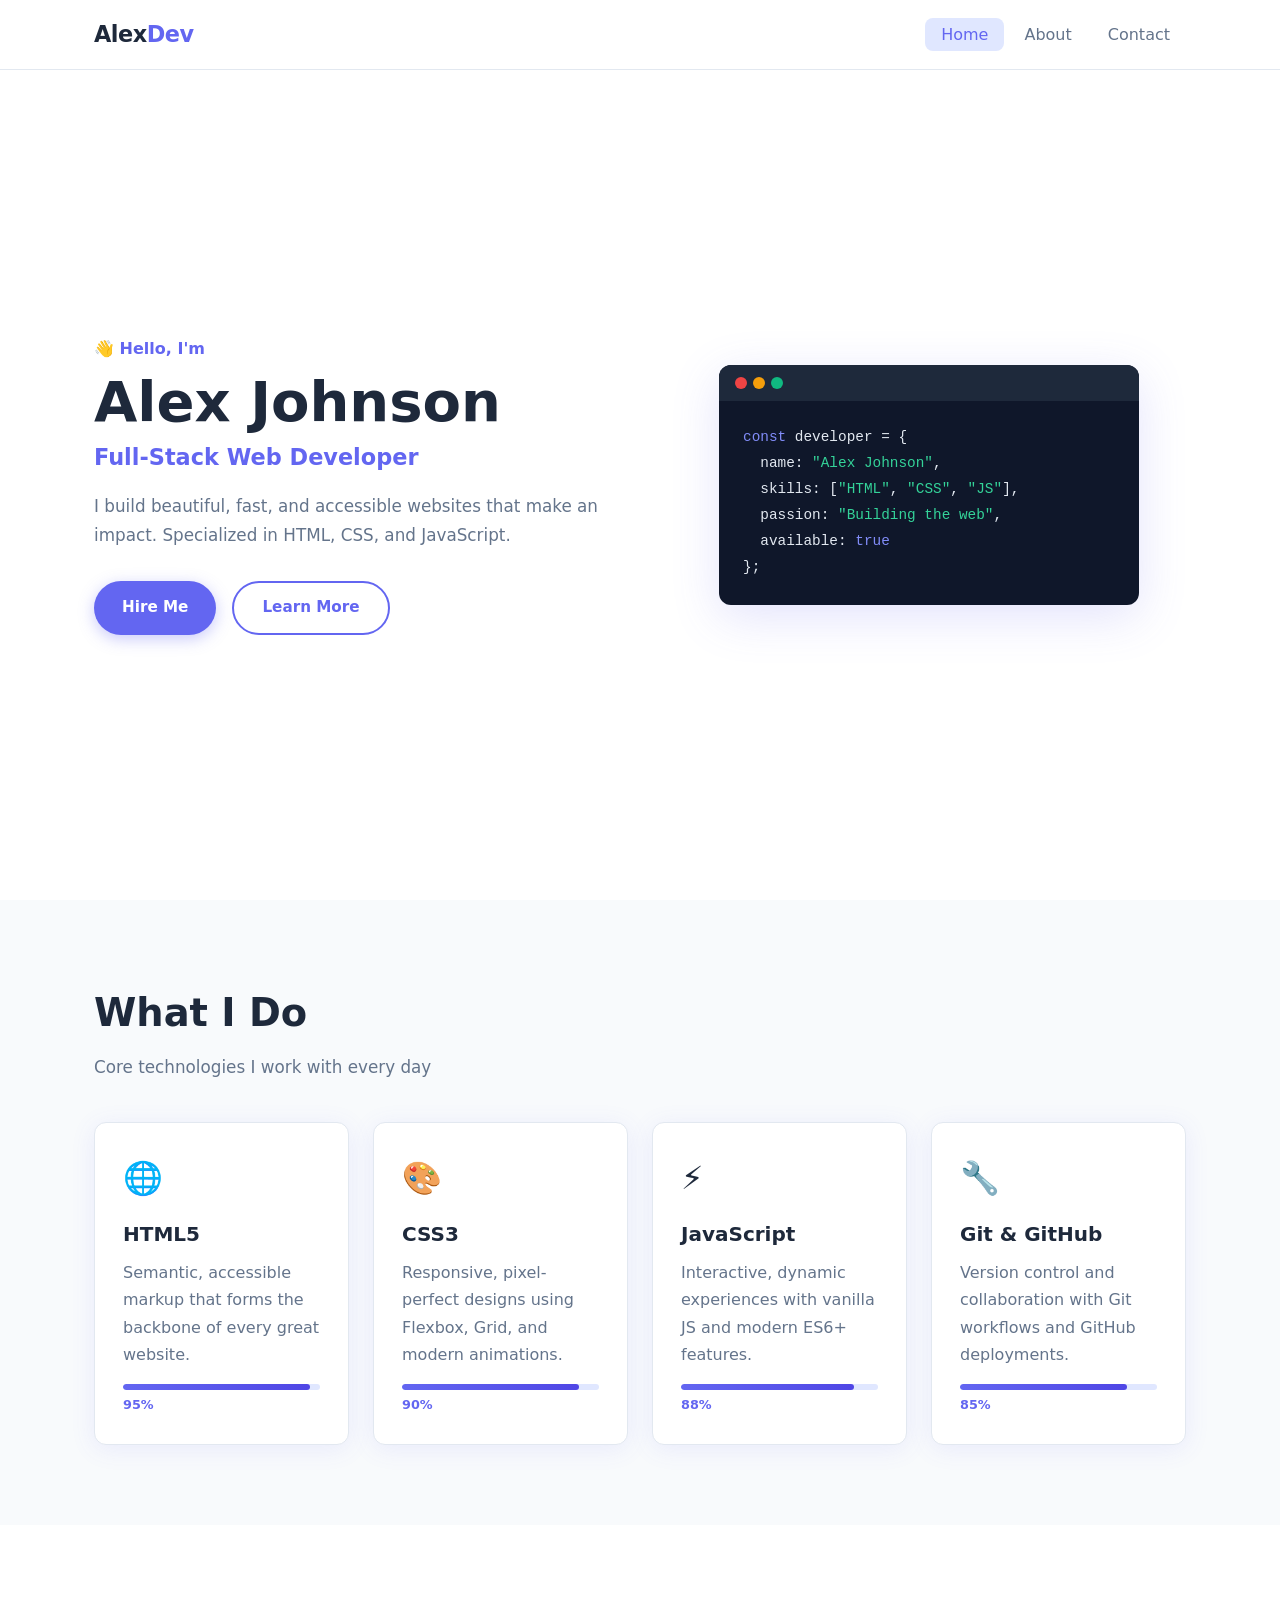
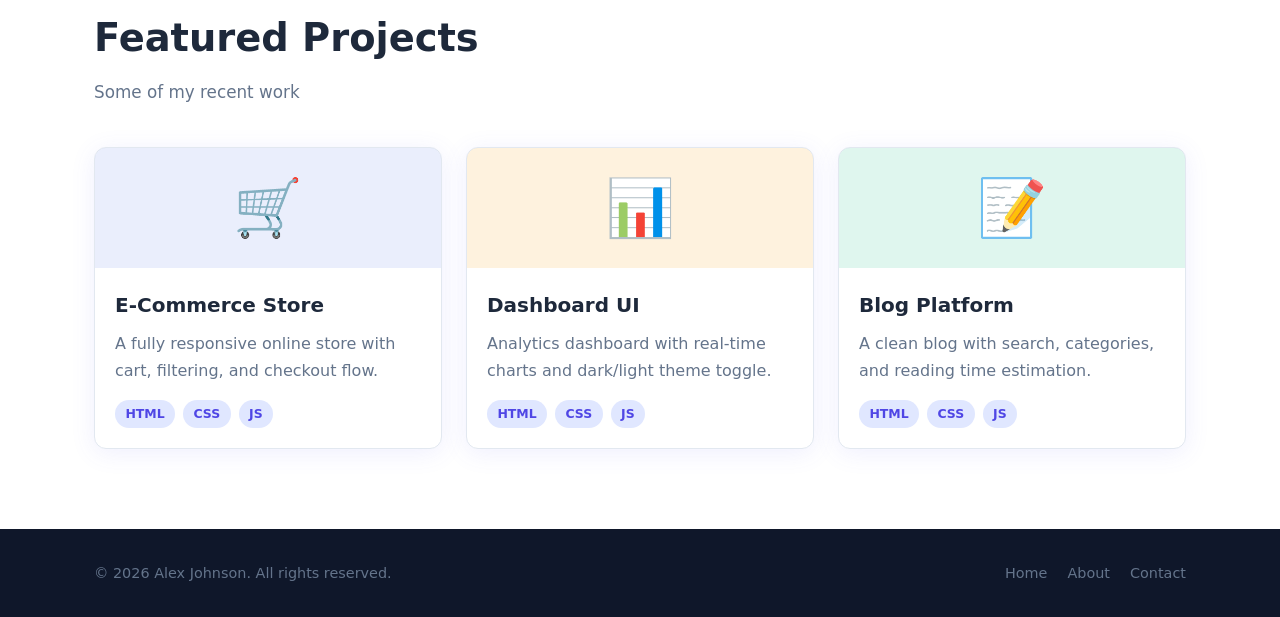
<file: index.html>
<!DOCTYPE html>
<html lang="en">
<head>
  <meta charset="UTF-8" />
  <meta name="viewport" content="width=device-width, initial-scale=1.0" />
  <meta name="description" content="Welcome to MyPortfolio – a professional web developer portfolio showcasing skills, projects, and contact information." />
  <meta name="keywords" content="web developer, portfolio, HTML, CSS, JavaScript, frontend developer" />
  <meta name="author" content="Alex Johnson" />
  <meta name="robots" content="index, follow" />

  <!-- Open Graph / Social -->
  <meta property="og:type" content="website" />
  <meta property="og:title" content="Alex Johnson | Web Developer Portfolio" />
  <meta property="og:description" content="Professional web developer specializing in modern, responsive websites." />
  <meta property="og:url" content="https://alexjohnson.dev/" />
  <meta property="og:image" content="https://alexjohnson.dev/assets/og-image.jpg" />

  <!-- Twitter Card -->
  <meta name="twitter:card" content="summary_large_image" />
  <meta name="twitter:title" content="Alex Johnson | Web Developer Portfolio" />
  <meta name="twitter:description" content="Professional web developer specializing in modern, responsive websites." />

  <!-- Canonical -->
  <link rel="canonical" href="https://alexjohnson.dev/" />

  <!-- Structured Data -->
  <script type="application/ld+json">
  {
    "@context": "https://schema.org",
    "@type": "Person",
    "name": "Alex Johnson",
    "url": "https://alexjohnson.dev",
    "jobTitle": "Web Developer",
    "email": "alex@alexjohnson.dev"
  }
  </script>

  <title>Alex Johnson | Web Developer Portfolio</title>
  <link rel="stylesheet" href="style.css" />
</head>
<body>

  <!-- Navigation -->
  <header class="site-header">
    <nav class="navbar" aria-label="Main navigation">
      <a href="index.html" class="logo" aria-current="page">Alex<span>Dev</span></a>
      <button class="nav-toggle" id="navToggle" aria-label="Toggle menu" aria-expanded="false">
        <span></span><span></span><span></span>
      </button>
      <ul class="nav-links" id="navLinks">
        <li><a href="index.html" class="active">Home</a></li>
        <li><a href="about.html">About</a></li>
        <li><a href="contact.html">Contact</a></li>
      </ul>
    </nav>
  </header>

  <!-- Hero Section -->
  <main>
    <section class="hero" id="home">
      <div class="hero-content">
        <p class="hero-tag">👋 Hello, I'm</p>
        <h1>Alex Johnson</h1>
        <p class="hero-subtitle">Full-Stack Web Developer</p>
        <p class="hero-desc">I build beautiful, fast, and accessible websites that make an impact. Specialized in HTML, CSS, and JavaScript.</p>
        <div class="hero-btns">
          <a href="contact.html" class="btn btn-primary">Hire Me</a>
          <a href="about.html" class="btn btn-outline">Learn More</a>
        </div>
      </div>
      <div class="hero-visual" aria-hidden="true">
        <div class="code-card">
          <div class="code-dots"><span></span><span></span><span></span></div>
          <pre><code><span class="kw">const</span> developer = {
  name: <span class="str">"Alex Johnson"</span>,
  skills: [<span class="str">"HTML"</span>, <span class="str">"CSS"</span>, <span class="str">"JS"</span>],
  passion: <span class="str">"Building the web"</span>,
  available: <span class="kw">true</span>
};</code></pre>
        </div>
      </div>
    </section>

    <!-- Skills Section -->
    <section class="skills" id="skills" aria-labelledby="skills-heading">
      <div class="container">
        <h2 id="skills-heading">What I Do</h2>
        <p class="section-sub">Core technologies I work with every day</p>
        <div class="skills-grid">
          <article class="skill-card">
            <div class="skill-icon">🌐</div>
            <h3>HTML5</h3>
            <p>Semantic, accessible markup that forms the backbone of every great website.</p>
            <div class="skill-bar"><div class="skill-fill" data-width="95" style="width:0%"></div></div>
            <span class="skill-pct">95%</span>
          </article>
          <article class="skill-card">
            <div class="skill-icon">🎨</div>
            <h3>CSS3</h3>
            <p>Responsive, pixel-perfect designs using Flexbox, Grid, and modern animations.</p>
            <div class="skill-bar"><div class="skill-fill" data-width="90" style="width:0%"></div></div>
            <span class="skill-pct">90%</span>
          </article>
          <article class="skill-card">
            <div class="skill-icon">⚡</div>
            <h3>JavaScript</h3>
            <p>Interactive, dynamic experiences with vanilla JS and modern ES6+ features.</p>
            <div class="skill-bar"><div class="skill-fill" data-width="88" style="width:0%"></div></div>
            <span class="skill-pct">88%</span>
          </article>
          <article class="skill-card">
            <div class="skill-icon">🔧</div>
            <h3>Git & GitHub</h3>
            <p>Version control and collaboration with Git workflows and GitHub deployments.</p>
            <div class="skill-bar"><div class="skill-fill" data-width="85" style="width:0%"></div></div>
            <span class="skill-pct">85%</span>
          </article>
        </div>
      </div>
    </section>

    <!-- Projects Section -->
    <section class="projects" id="projects" aria-labelledby="projects-heading">
      <div class="container">
        <h2 id="projects-heading">Featured Projects</h2>
        <p class="section-sub">Some of my recent work</p>
        <div class="projects-grid">
          <article class="project-card">
            <div class="project-img" style="background:#667eea22;">🛒</div>
            <div class="project-body">
              <h3>E-Commerce Store</h3>
              <p>A fully responsive online store with cart, filtering, and checkout flow.</p>
              <div class="project-tags"><span>HTML</span><span>CSS</span><span>JS</span></div>
            </div>
          </article>
          <article class="project-card">
            <div class="project-img" style="background:#f59e0b22;">📊</div>
            <div class="project-body">
              <h3>Dashboard UI</h3>
              <p>Analytics dashboard with real-time charts and dark/light theme toggle.</p>
              <div class="project-tags"><span>HTML</span><span>CSS</span><span>JS</span></div>
            </div>
          </article>
          <article class="project-card">
            <div class="project-img" style="background:#10b98122;">📝</div>
            <div class="project-body">
              <h3>Blog Platform</h3>
              <p>A clean blog with search, categories, and reading time estimation.</p>
              <div class="project-tags"><span>HTML</span><span>CSS</span><span>JS</span></div>
            </div>
          </article>
        </div>
      </div>
    </section>
  </main>

  <!-- Footer -->
  <footer class="site-footer">
    <div class="container footer-inner">
      <p>&copy; <span id="year"></span> Alex Johnson. All rights reserved.</p>
      <nav aria-label="Footer navigation">
        <a href="index.html">Home</a>
        <a href="about.html">About</a>
        <a href="contact.html">Contact</a>
      </nav>
    </div>
  </footer>

  <script src="script.js"></script>
</body>
</html>
</file>
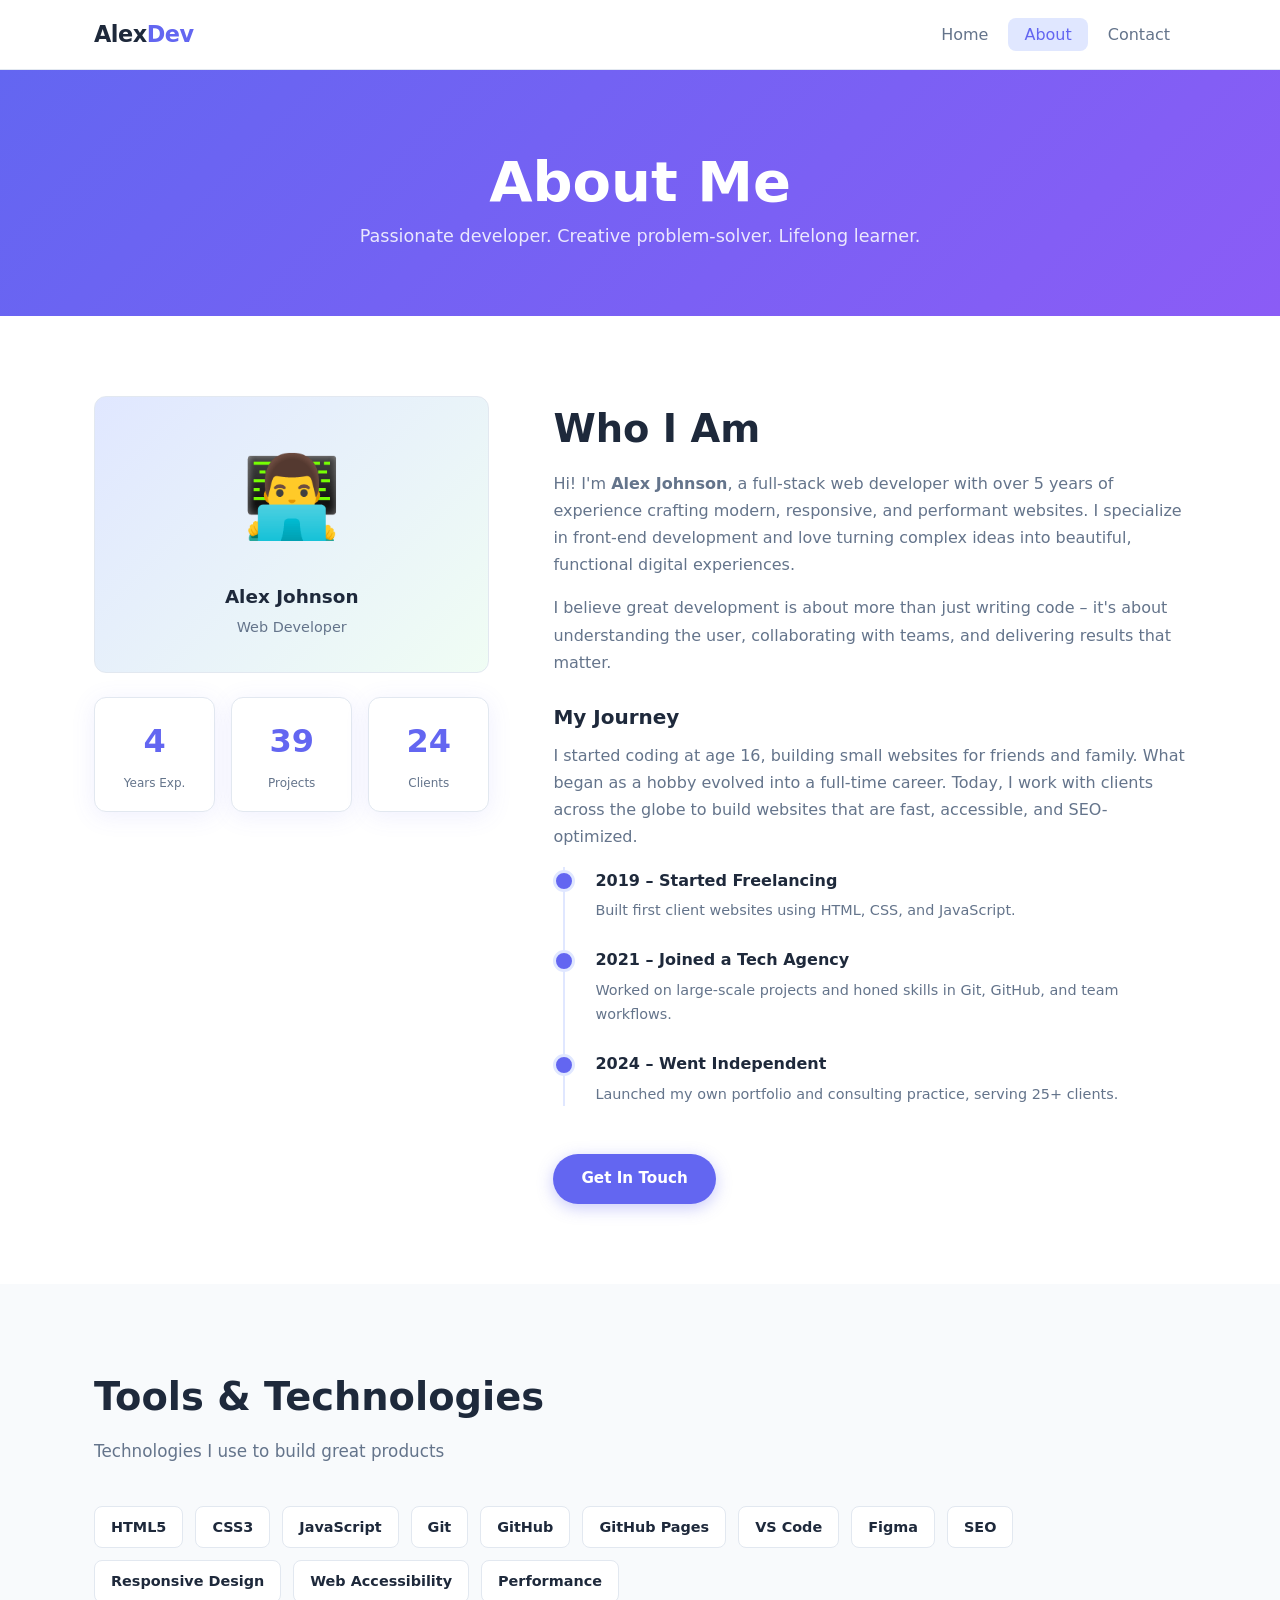
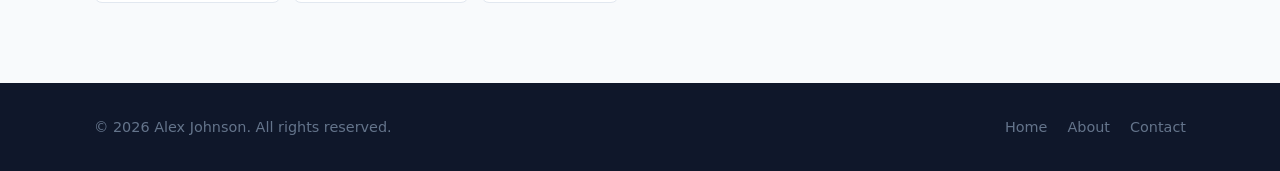
<file: about.html>
<!DOCTYPE html>
<html lang="en">
<head>
  <meta charset="UTF-8" />
  <meta name="viewport" content="width=device-width, initial-scale=1.0" />
  <meta name="description" content="Learn about Alex Johnson – a passionate web developer with 5+ years of experience building responsive, user-friendly websites." />
  <meta name="keywords" content="about Alex Johnson, web developer, frontend, HTML CSS JavaScript, portfolio" />
  <meta name="author" content="Alex Johnson" />
  <meta name="robots" content="index, follow" />

  <meta property="og:type" content="profile" />
  <meta property="og:title" content="About Alex Johnson | Web Developer" />
  <meta property="og:description" content="Learn about Alex Johnson – a passionate web developer with 5+ years of experience." />
  <meta property="og:url" content="https://alexjohnson.dev/about.html" />

  <meta name="twitter:card" content="summary" />
  <meta name="twitter:title" content="About Alex Johnson | Web Developer" />

  <link rel="canonical" href="https://alexjohnson.dev/about.html" />

  <script type="application/ld+json">
  {
    "@context": "https://schema.org",
    "@type": "AboutPage",
    "name": "About Alex Johnson",
    "url": "https://alexjohnson.dev/about.html",
    "description": "Learn about Alex Johnson, a passionate web developer.",
    "mainEntity": {
      "@type": "Person",
      "name": "Alex Johnson",
      "jobTitle": "Web Developer"
    }
  }
  </script>

  <title>About | Alex Johnson – Web Developer</title>
  <link rel="stylesheet" href="style.css" />
</head>
<body>

  <header class="site-header">
    <nav class="navbar" aria-label="Main navigation">
      <a href="index.html" class="logo">Alex<span>Dev</span></a>
      <button class="nav-toggle" id="navToggle" aria-label="Toggle menu" aria-expanded="false">
        <span></span><span></span><span></span>
      </button>
      <ul class="nav-links" id="navLinks">
        <li><a href="index.html">Home</a></li>
        <li><a href="about.html" class="active" aria-current="page">About</a></li>
        <li><a href="contact.html">Contact</a></li>
      </ul>
    </nav>
  </header>

  <main>
    <!-- Page Hero -->
    <section class="page-hero">
      <div class="container">
        <h1>About Me</h1>
        <p>Passionate developer. Creative problem-solver. Lifelong learner.</p>
      </div>
    </section>

    <!-- About Section -->
    <section class="about-section" aria-labelledby="about-heading">
      <div class="container about-grid">
        <div class="about-visual" aria-hidden="true">
          <div class="avatar-card">
            <div class="avatar-emoji">👨‍💻</div>
            <div class="avatar-info">
              <strong>Alex Johnson</strong>
              <span>Web Developer</span>
            </div>
          </div>
          <div class="about-stats">
            <div class="stat"><span class="stat-num" data-target="5">0</span><span>Years Exp.</span></div>
            <div class="stat"><span class="stat-num" data-target="40">0</span><span>Projects</span></div>
            <div class="stat"><span class="stat-num" data-target="25">0</span><span>Clients</span></div>
          </div>
        </div>
        <div class="about-text">
          <h2 id="about-heading">Who I Am</h2>
          <p>Hi! I'm <strong>Alex Johnson</strong>, a full-stack web developer with over 5 years of experience crafting modern, responsive, and performant websites. I specialize in front-end development and love turning complex ideas into beautiful, functional digital experiences.</p>
          <p>I believe great development is about more than just writing code – it's about understanding the user, collaborating with teams, and delivering results that matter.</p>

          <h3>My Journey</h3>
          <p>I started coding at age 16, building small websites for friends and family. What began as a hobby evolved into a full-time career. Today, I work with clients across the globe to build websites that are fast, accessible, and SEO-optimized.</p>

          <div class="timeline">
            <div class="tl-item">
              <div class="tl-dot"></div>
              <div class="tl-body">
                <h4>2019 – Started Freelancing</h4>
                <p>Built first client websites using HTML, CSS, and JavaScript.</p>
              </div>
            </div>
            <div class="tl-item">
              <div class="tl-dot"></div>
              <div class="tl-body">
                <h4>2021 – Joined a Tech Agency</h4>
                <p>Worked on large-scale projects and honed skills in Git, GitHub, and team workflows.</p>
              </div>
            </div>
            <div class="tl-item">
              <div class="tl-dot"></div>
              <div class="tl-body">
                <h4>2024 – Went Independent</h4>
                <p>Launched my own portfolio and consulting practice, serving 25+ clients.</p>
              </div>
            </div>
          </div>

          <a href="contact.html" class="btn btn-primary" style="margin-top:1.5rem;display:inline-block;">Get In Touch</a>
        </div>
      </div>
    </section>

    <!-- Tools & Technologies -->
    <section class="tools-section" aria-labelledby="tools-heading">
      <div class="container">
        <h2 id="tools-heading">Tools & Technologies</h2>
        <p class="section-sub">Technologies I use to build great products</p>
        <div class="tools-grid">
          <div class="tool-badge">HTML5</div>
          <div class="tool-badge">CSS3</div>
          <div class="tool-badge">JavaScript</div>
          <div class="tool-badge">Git</div>
          <div class="tool-badge">GitHub</div>
          <div class="tool-badge">GitHub Pages</div>
          <div class="tool-badge">VS Code</div>
          <div class="tool-badge">Figma</div>
          <div class="tool-badge">SEO</div>
          <div class="tool-badge">Responsive Design</div>
          <div class="tool-badge">Web Accessibility</div>
          <div class="tool-badge">Performance</div>
        </div>
      </div>
    </section>
  </main>

  <footer class="site-footer">
    <div class="container footer-inner">
      <p>&copy; <span id="year"></span> Alex Johnson. All rights reserved.</p>
      <nav aria-label="Footer navigation">
        <a href="index.html">Home</a>
        <a href="about.html">About</a>
        <a href="contact.html">Contact</a>
      </nav>
    </div>
  </footer>

  <script src="script.js"></script>
</body>
</html>
</file>
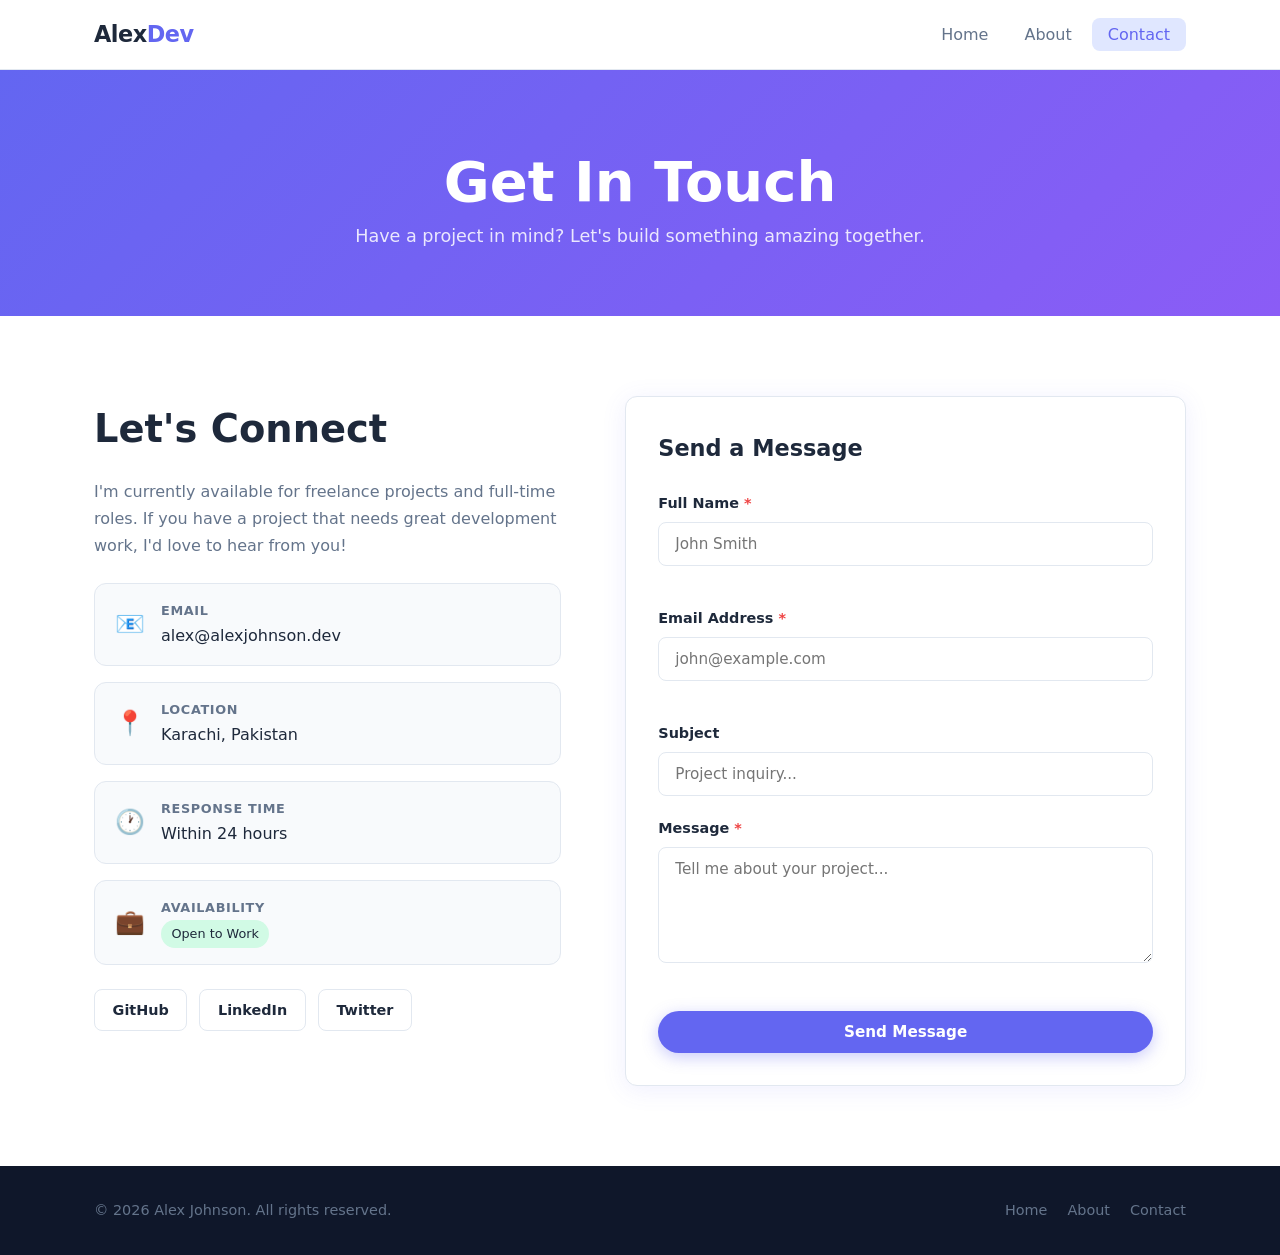
<file: contact.html>
<!DOCTYPE html>
<html lang="en">
<head>
  <meta charset="UTF-8" />
  <meta name="viewport" content="width=device-width, initial-scale=1.0" />
  <meta name="description" content="Get in touch with Alex Johnson – web developer available for freelance projects, collaborations, and consulting." />
  <meta name="keywords" content="contact Alex Johnson, hire web developer, freelance developer, web development inquiry" />
  <meta name="author" content="Alex Johnson" />
  <meta name="robots" content="index, follow" />

  <meta property="og:type" content="website" />
  <meta property="og:title" content="Contact Alex Johnson | Web Developer" />
  <meta property="og:description" content="Get in touch for freelance projects, collaborations, or just to say hello." />
  <meta property="og:url" content="https://alexjohnson.dev/contact.html" />

  <meta name="twitter:card" content="summary" />
  <meta name="twitter:title" content="Contact Alex Johnson | Web Developer" />

  <link rel="canonical" href="https://alexjohnson.dev/contact.html" />

  <script type="application/ld+json">
  {
    "@context": "https://schema.org",
    "@type": "ContactPage",
    "name": "Contact Alex Johnson",
    "url": "https://alexjohnson.dev/contact.html",
    "description": "Contact page for Alex Johnson, web developer."
  }
  </script>

  <title>Contact | Alex Johnson – Web Developer</title>
  <link rel="stylesheet" href="style.css" />
</head>
<body>

  <header class="site-header">
    <nav class="navbar" aria-label="Main navigation">
      <a href="index.html" class="logo">Alex<span>Dev</span></a>
      <button class="nav-toggle" id="navToggle" aria-label="Toggle menu" aria-expanded="false">
        <span></span><span></span><span></span>
      </button>
      <ul class="nav-links" id="navLinks">
        <li><a href="index.html">Home</a></li>
        <li><a href="about.html">About</a></li>
        <li><a href="contact.html" class="active" aria-current="page">Contact</a></li>
      </ul>
    </nav>
  </header>

  <main>
    <!-- Page Hero -->
    <section class="page-hero">
      <div class="container">
        <h1>Get In Touch</h1>
        <p>Have a project in mind? Let's build something amazing together.</p>
      </div>
    </section>

    <!-- Contact Section -->
    <section class="contact-section" aria-labelledby="contact-heading">
      <div class="container contact-grid">

        <!-- Contact Info -->
        <div class="contact-info">
          <h2 id="contact-heading">Let's Connect</h2>
          <p>I'm currently available for freelance projects and full-time roles. If you have a project that needs great development work, I'd love to hear from you!</p>

          <div class="info-cards">
            <div class="info-card">
              <div class="info-icon">📧</div>
              <div>
                <strong>Email</strong>
                <a href="mailto:alex@alexjohnson.dev">alex@alexjohnson.dev</a>
              </div>
            </div>
            <div class="info-card">
              <div class="info-icon">📍</div>
              <div>
                <strong>Location</strong>
                <span>Karachi, Pakistan</span>
              </div>
            </div>
            <div class="info-card">
              <div class="info-icon">🕐</div>
              <div>
                <strong>Response Time</strong>
                <span>Within 24 hours</span>
              </div>
            </div>
            <div class="info-card">
              <div class="info-icon">💼</div>
              <div>
                <strong>Availability</strong>
                <span class="available-badge">Open to Work</span>
              </div>
            </div>
          </div>

          <div class="social-links">
            <a href="#" aria-label="GitHub profile" class="social-btn">GitHub</a>
            <a href="#" aria-label="LinkedIn profile" class="social-btn">LinkedIn</a>
            <a href="#" aria-label="Twitter profile" class="social-btn">Twitter</a>
          </div>
        </div>

        <!-- Contact Form -->
        <div class="contact-form-wrapper">
          <div class="form-card">
            <h3>Send a Message</h3>
            <div class="form-group">
              <label for="name">Full Name <span aria-hidden="true">*</span></label>
              <input type="text" id="name" name="name" placeholder="John Smith" required autocomplete="name" />
              <span class="field-error" id="nameError" role="alert"></span>
            </div>
            <div class="form-group">
              <label for="email">Email Address <span aria-hidden="true">*</span></label>
              <input type="email" id="email" name="email" placeholder="john@example.com" required autocomplete="email" />
              <span class="field-error" id="emailError" role="alert"></span>
            </div>
            <div class="form-group">
              <label for="subject">Subject</label>
              <input type="text" id="subject" name="subject" placeholder="Project inquiry..." autocomplete="off" />
            </div>
            <div class="form-group">
              <label for="message">Message <span aria-hidden="true">*</span></label>
              <textarea id="message" name="message" rows="5" placeholder="Tell me about your project..." required></textarea>
              <span class="field-error" id="messageError" role="alert"></span>
            </div>
            <button type="button" id="submitBtn" class="btn btn-primary btn-full">
              <span id="btnText">Send Message</span>
              <span id="btnLoader" class="btn-loader" aria-hidden="true" hidden>⏳</span>
            </button>
            <div id="formSuccess" class="form-success" hidden role="status">
              ✅ Message sent successfully! I'll reply within 24 hours.
            </div>
          </div>
        </div>

      </div>
    </section>
  </main>

  <footer class="site-footer">
    <div class="container footer-inner">
      <p>&copy; <span id="year"></span> Alex Johnson. All rights reserved.</p>
      <nav aria-label="Footer navigation">
        <a href="index.html">Home</a>
        <a href="about.html">About</a>
        <a href="contact.html">Contact</a>
      </nav>
    </div>
  </footer>

  <script src="script.js"></script>
</body>
</html>
</file>
<file: style.css>
/* ========================================
   ROOT & RESET
======================================== */
:root {
    --primary: #6366f1;
    --primary-dark: #4f46e5;
    --primary-light: #e0e7ff;
    --secondary: #f59e0b;
    --text: #1e293b;
    --text-muted: #64748b;
    --bg: #ffffff;
    --bg-alt: #f8fafc;
    --border: #e2e8f0;
    --success: #10b981;
    --error: #ef4444;
    --radius: 12px;
    --shadow: 0 4px 24px rgba(99,102,241,0.10);
    --shadow-lg: 0 12px 48px rgba(99,102,241,0.18);
    --transition: 0.3s ease;
    --font: 'Segoe UI', system-ui, -apple-system, sans-serif;
    --header-h: 70px;
  }
  
  *, *::before, *::after { box-sizing: border-box; margin: 0; padding: 0; }
  
  html { scroll-behavior: smooth; font-size: 16px; }
  
  body {
    font-family: var(--font);
    color: var(--text);
    background: var(--bg);
    line-height: 1.7;
    overflow-x: hidden;
  }
  
  img { max-width: 100%; display: block; }
  a { color: inherit; text-decoration: none; }
  ul { list-style: none; }
  button { cursor: pointer; border: none; background: none; font-family: inherit; }
  
  /* ========================================
     TYPOGRAPHY
  ======================================== */
  h1 { font-size: clamp(2rem, 5vw, 3.5rem); font-weight: 800; line-height: 1.15; }
  h2 { font-size: clamp(1.6rem, 3vw, 2.4rem); font-weight: 700; margin-bottom: 0.5rem; }
  h3 { font-size: 1.25rem; font-weight: 600; margin-bottom: 0.5rem; }
  h4 { font-size: 1rem; font-weight: 600; }
  p { color: var(--text-muted); margin-bottom: 1rem; }
  p:last-child { margin-bottom: 0; }
  
  .section-sub { color: var(--text-muted); font-size: 1.05rem; margin-bottom: 2.5rem; }
  
  /* ========================================
     LAYOUT
  ======================================== */
  .container {
    max-width: 1140px;
    margin: 0 auto;
    padding: 0 1.5rem;
  }
  
  section { padding: 5rem 0; }
  
  /* ========================================
     HEADER & NAV
  ======================================== */
  .site-header {
    position: sticky;
    top: 0;
    z-index: 100;
    height: var(--header-h);
    background: rgba(255,255,255,0.92);
    backdrop-filter: blur(12px);
    border-bottom: 1px solid var(--border);
    display: flex;
    align-items: center;
  }
  
  .navbar {
    max-width: 1140px;
    margin: 0 auto;
    padding: 0 1.5rem;
    width: 100%;
    display: flex;
    align-items: center;
    justify-content: space-between;
  }
  
  .logo {
    font-size: 1.4rem;
    font-weight: 800;
    color: var(--text);
    letter-spacing: -0.5px;
  }
  .logo span { color: var(--primary); }
  
  .nav-links {
    display: flex;
    align-items: center;
    gap: 0.25rem;
  }
  .nav-links a {
    padding: 0.45rem 1rem;
    border-radius: 8px;
    font-weight: 500;
    color: var(--text-muted);
    transition: color var(--transition), background var(--transition);
  }
  .nav-links a:hover,
  .nav-links a.active {
    color: var(--primary);
    background: var(--primary-light);
  }
  
  .nav-toggle {
    display: none;
    flex-direction: column;
    gap: 5px;
    padding: 0.5rem;
    border-radius: 8px;
  }
  .nav-toggle span {
    display: block;
    width: 22px;
    height: 2px;
    background: var(--text);
    border-radius: 2px;
    transition: var(--transition);
  }
  .nav-toggle.open span:nth-child(1) { transform: translateY(7px) rotate(45deg); }
  .nav-toggle.open span:nth-child(2) { opacity: 0; }
  .nav-toggle.open span:nth-child(3) { transform: translateY(-7px) rotate(-45deg); }
  
  /* ========================================
     BUTTONS
  ======================================== */
  .btn {
    display: inline-flex;
    align-items: center;
    gap: 0.4rem;
    padding: 0.75rem 1.75rem;
    border-radius: 50px;
    font-weight: 600;
    font-size: 0.95rem;
    transition: all var(--transition);
    text-align: center;
  }
  .btn-primary {
    background: var(--primary);
    color: #fff;
    box-shadow: 0 4px 16px rgba(99,102,241,0.35);
  }
  .btn-primary:hover {
    background: var(--primary-dark);
    transform: translateY(-2px);
    box-shadow: 0 8px 24px rgba(99,102,241,0.45);
  }
  .btn-outline {
    border: 2px solid var(--primary);
    color: var(--primary);
    background: transparent;
  }
  .btn-outline:hover {
    background: var(--primary-light);
    transform: translateY(-2px);
  }
  .btn-full { width: 100%; justify-content: center; }
  
  /* ========================================
     HERO
  ======================================== */
  .hero {
    min-height: calc(100vh - var(--header-h));
    display: flex;
    align-items: center;
    padding: 4rem 1.5rem;
    max-width: 1140px;
    margin: 0 auto;
    gap: 4rem;
  }
  
  .hero-content { flex: 1; max-width: 560px; }
  .hero-tag {
    font-size: 1rem;
    font-weight: 600;
    color: var(--primary);
    margin-bottom: 0.5rem;
  }
  .hero h1 { margin-bottom: 0.25rem; }
  .hero-subtitle {
    font-size: 1.4rem;
    font-weight: 600;
    color: var(--primary);
    margin-bottom: 1rem;
  }
  .hero-desc { font-size: 1.05rem; margin-bottom: 2rem; }
  .hero-btns { display: flex; gap: 1rem; flex-wrap: wrap; }
  
  .hero-visual { flex: 1; display: flex; justify-content: center; }
  
  .code-card {
    background: #0f172a;
    border-radius: var(--radius);
    overflow: hidden;
    width: 100%;
    max-width: 420px;
    box-shadow: var(--shadow-lg);
  }
  .code-dots {
    display: flex;
    gap: 6px;
    padding: 0.75rem 1rem;
    background: #1e293b;
  }
  .code-dots span {
    width: 12px; height: 12px;
    border-radius: 50%;
    background: #475569;
  }
  .code-dots span:nth-child(1) { background: #ef4444; }
  .code-dots span:nth-child(2) { background: #f59e0b; }
  .code-dots span:nth-child(3) { background: #10b981; }
  
  .code-card pre {
    padding: 1.5rem;
    font-size: 0.9rem;
    line-height: 1.8;
    overflow-x: auto;
  }
  .code-card code { font-family: 'Fira Code', 'Courier New', monospace; color: #e2e8f0; }
  .code-card .kw { color: #818cf8; }
  .code-card .str { color: #34d399; }
  
  /* ========================================
     SKILLS
  ======================================== */
  .skills { background: var(--bg-alt); }
  .skills-grid {
    display: grid;
    grid-template-columns: repeat(auto-fit, minmax(220px, 1fr));
    gap: 1.5rem;
  }
  .skill-card {
    background: var(--bg);
    border-radius: var(--radius);
    padding: 1.75rem;
    box-shadow: var(--shadow);
    transition: transform var(--transition), box-shadow var(--transition);
    border: 1px solid var(--border);
  }
  .skill-card:hover { transform: translateY(-4px); box-shadow: var(--shadow-lg); }
  .skill-icon { font-size: 2rem; margin-bottom: 0.75rem; }
  .skill-bar {
    height: 6px;
    background: var(--primary-light);
    border-radius: 99px;
    margin-top: 1rem;
    overflow: hidden;
  }
  .skill-fill {
    height: 100%;
    background: linear-gradient(90deg, var(--primary), var(--primary-dark));
    border-radius: 99px;
    transition: width 1.2s ease;
  }
  .skill-pct { font-size: 0.8rem; color: var(--primary); font-weight: 600; display: block; margin-top: 4px; }
  
  /* ========================================
     PROJECTS
  ======================================== */
  .projects-grid {
    display: grid;
    grid-template-columns: repeat(auto-fit, minmax(280px, 1fr));
    gap: 1.5rem;
  }
  .project-card {
    background: var(--bg);
    border: 1px solid var(--border);
    border-radius: var(--radius);
    overflow: hidden;
    box-shadow: var(--shadow);
    transition: transform var(--transition), box-shadow var(--transition);
  }
  .project-card:hover { transform: translateY(-4px); box-shadow: var(--shadow-lg); }
  .project-img {
    height: 120px;
    display: flex;
    align-items: center;
    justify-content: center;
    font-size: 3.5rem;
  }
  .project-body { padding: 1.25rem; }
  .project-tags { display: flex; gap: 0.5rem; flex-wrap: wrap; margin-top: 0.75rem; }
  .project-tags span {
    background: var(--primary-light);
    color: var(--primary-dark);
    padding: 0.2rem 0.65rem;
    border-radius: 99px;
    font-size: 0.78rem;
    font-weight: 600;
  }
  
  /* ========================================
     PAGE HERO (About/Contact)
  ======================================== */
  .page-hero {
    background: linear-gradient(135deg, var(--primary) 0%, #8b5cf6 100%);
    color: #fff;
    padding: 5rem 1.5rem 4rem;
    text-align: center;
  }
  .page-hero h1 { color: #fff; }
  .page-hero p { color: rgba(255,255,255,0.85); font-size: 1.1rem; margin: 0.5rem 0 0; }
  
  /* ========================================
     ABOUT SECTION
  ======================================== */
  .about-section { padding: 5rem 0; }
  .about-grid {
    display: grid;
    grid-template-columns: 1fr 1.6fr;
    gap: 4rem;
    align-items: start;
  }
  .avatar-card {
    background: linear-gradient(135deg, var(--primary-light), #f0fdf4);
    border-radius: var(--radius);
    padding: 2rem;
    text-align: center;
    margin-bottom: 1.5rem;
    border: 1px solid var(--border);
  }
  .avatar-emoji { font-size: 5rem; margin-bottom: 1rem; }
  .avatar-info strong { display: block; font-size: 1.15rem; }
  .avatar-info span { color: var(--text-muted); font-size: 0.9rem; }
  .about-stats {
    display: flex;
    gap: 1rem;
  }
  .stat {
    flex: 1;
    background: var(--bg);
    border: 1px solid var(--border);
    border-radius: var(--radius);
    padding: 1rem;
    text-align: center;
    box-shadow: var(--shadow);
  }
  .stat-num { font-size: 2rem; font-weight: 800; color: var(--primary); display: block; }
  .stat span:last-child { font-size: 0.75rem; color: var(--text-muted); font-weight: 500; }
  
  .about-text h3 { margin: 1.5rem 0 0.5rem; color: var(--text); }
  
  /* Timeline */
  .timeline { position: relative; margin-top: 1rem; }
  .timeline::before {
    content: '';
    position: absolute;
    left: 10px;
    top: 0;
    bottom: 0;
    width: 2px;
    background: var(--primary-light);
  }
  .tl-item { display: flex; gap: 1.25rem; margin-bottom: 1.5rem; position: relative; }
  .tl-dot {
    width: 22px;
    height: 22px;
    min-width: 22px;
    border-radius: 50%;
    background: var(--primary);
    border: 3px solid var(--primary-light);
    margin-top: 0.2rem;
  }
  .tl-body h4 { color: var(--text); margin-bottom: 0.25rem; }
  .tl-body p { margin: 0; font-size: 0.9rem; }
  
  /* ========================================
     TOOLS SECTION
  ======================================== */
  .tools-section { background: var(--bg-alt); }
  .tools-grid {
    display: flex;
    flex-wrap: wrap;
    gap: 0.75rem;
  }
  .tool-badge {
    background: var(--bg);
    border: 1.5px solid var(--border);
    border-radius: 8px;
    padding: 0.5rem 1rem;
    font-size: 0.9rem;
    font-weight: 600;
    color: var(--text);
    transition: all var(--transition);
  }
  .tool-badge:hover {
    border-color: var(--primary);
    color: var(--primary);
    background: var(--primary-light);
    transform: translateY(-2px);
  }
  
  /* ========================================
     CONTACT SECTION
  ======================================== */
  .contact-section { padding: 5rem 0; }
  .contact-grid {
    display: grid;
    grid-template-columns: 1fr 1.2fr;
    gap: 4rem;
    align-items: start;
  }
  .contact-info h2 { margin-bottom: 1rem; }
  .info-cards { display: flex; flex-direction: column; gap: 1rem; margin: 1.5rem 0; }
  .info-card {
    display: flex;
    align-items: center;
    gap: 1rem;
    background: var(--bg-alt);
    border: 1px solid var(--border);
    border-radius: var(--radius);
    padding: 1rem 1.25rem;
  }
  .info-icon { font-size: 1.5rem; }
  .info-card strong { display: block; font-size: 0.8rem; text-transform: uppercase; letter-spacing: 0.05em; color: var(--text-muted); }
  .info-card a, .info-card span { color: var(--text); font-weight: 500; }
  .info-card a:hover { color: var(--primary); }
  
  .available-badge {
    display: inline-block;
    background: #d1fae5;
    color: #065f46;
    padding: 0.2rem 0.65rem;
    border-radius: 99px;
    font-size: 0.8rem;
    font-weight: 600;
  }
  
  .social-links { display: flex; gap: 0.75rem; margin-top: 1.5rem; }
  .social-btn {
    padding: 0.5rem 1.1rem;
    border: 1.5px solid var(--border);
    border-radius: 8px;
    font-weight: 600;
    font-size: 0.9rem;
    color: var(--text);
    transition: all var(--transition);
  }
  .social-btn:hover {
    border-color: var(--primary);
    color: var(--primary);
    background: var(--primary-light);
  }
  
  /* Contact Form */
  .form-card {
    background: var(--bg);
    border: 1px solid var(--border);
    border-radius: var(--radius);
    padding: 2rem;
    box-shadow: var(--shadow);
  }
  .form-card h3 { margin-bottom: 1.5rem; font-size: 1.4rem; }
  .form-group { margin-bottom: 1.25rem; }
  .form-group label {
    display: block;
    font-weight: 600;
    font-size: 0.9rem;
    margin-bottom: 0.4rem;
    color: var(--text);
  }
  .form-group label span { color: var(--error); }
  .form-group input,
  .form-group textarea {
    width: 100%;
    padding: 0.75rem 1rem;
    border: 1.5px solid var(--border);
    border-radius: 8px;
    font-family: var(--font);
    font-size: 0.95rem;
    color: var(--text);
    background: var(--bg);
    transition: border-color var(--transition), box-shadow var(--transition);
    outline: none;
    resize: vertical;
  }
  .form-group input:focus,
  .form-group textarea:focus {
    border-color: var(--primary);
    box-shadow: 0 0 0 3px rgba(99,102,241,0.15);
  }
  .form-group input.error,
  .form-group textarea.error { border-color: var(--error); }
  .field-error { color: var(--error); font-size: 0.8rem; display: block; margin-top: 4px; min-height: 1rem; }
  
  .form-success {
    background: #d1fae5;
    color: #065f46;
    padding: 1rem 1.25rem;
    border-radius: 8px;
    text-align: center;
    font-weight: 600;
    margin-top: 1rem;
  }
  
  /* ========================================
     FOOTER
  ======================================== */
  .site-footer {
    background: #0f172a;
    color: #94a3b8;
    padding: 2rem 0;
  }
  .footer-inner {
    display: flex;
    align-items: center;
    justify-content: space-between;
    flex-wrap: wrap;
    gap: 1rem;
  }
  .footer-inner p { margin: 0; color: #64748b; font-size: 0.9rem; }
  .site-footer nav { display: flex; gap: 1.25rem; }
  .site-footer nav a {
    color: #64748b;
    font-size: 0.9rem;
    transition: color var(--transition);
  }
  .site-footer nav a:hover { color: var(--primary); }
  
  /* ========================================
     ANIMATIONS
  ======================================== */
  @keyframes fadeInUp {
    from { opacity: 0; transform: translateY(24px); }
    to   { opacity: 1; transform: translateY(0); }
  }
  .fade-in { opacity: 0; transform: translateY(24px); transition: opacity 0.6s ease, transform 0.6s ease; }
  .fade-in.visible { opacity: 1; transform: none; }
  
  /* ========================================
     RESPONSIVE
  ======================================== */
  @media (max-width: 900px) {
    .hero { flex-direction: column; min-height: auto; padding: 3rem 1.5rem; gap: 2.5rem; text-align: center; }
    .hero-content { max-width: 100%; }
    .hero-btns { justify-content: center; }
    .hero-visual { width: 100%; }
    .code-card { max-width: 100%; }
    .about-grid { grid-template-columns: 1fr; gap: 2.5rem; }
    .about-stats { justify-content: center; }
    .contact-grid { grid-template-columns: 1fr; gap: 2.5rem; }
  }
  
  @media (max-width: 640px) {
    section { padding: 3.5rem 0; }
    .nav-links {
      display: none;
      position: absolute;
      top: var(--header-h);
      left: 0; right: 0;
      background: var(--bg);
      border-bottom: 1px solid var(--border);
      flex-direction: column;
      padding: 1rem;
      gap: 0.25rem;
    }
    .nav-links.open { display: flex; }
    .nav-toggle { display: flex; }
    .hero-btns { flex-direction: column; align-items: center; }
    .btn { width: 100%; justify-content: center; }
    .footer-inner { flex-direction: column; text-align: center; }
    .social-links { flex-wrap: wrap; justify-content: flex-start; }
  }
</file>
